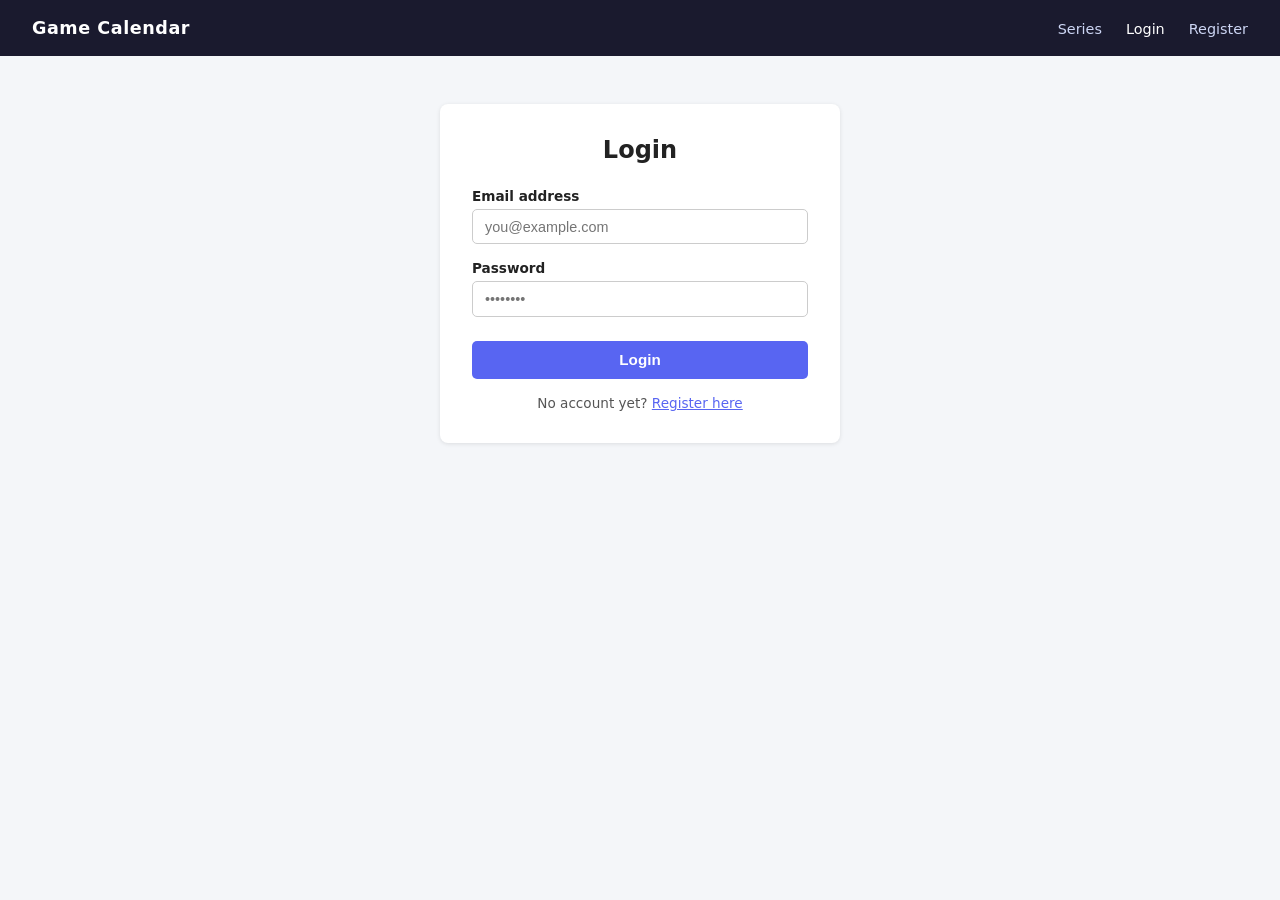
<file: PublishGameCalendar/wwwroot/admin.html>
<!DOCTYPE html>
<html lang="en">
<head>
    <meta charset="UTF-8" />
    <meta name="viewport" content="width=device-width, initial-scale=1.0" />
    <title>Admin – Game Calendar</title>
    <link rel="stylesheet" href="css/style.css" />
</head>
<body>

<nav>
    <span class="brand">Game Calendar</span>
    <ul>
        <li><a href="index.html">Series</a></li>
        <li><a href="dashboard.html">My Subscriptions</a></li>
        <li><a href="admin.html" class="active">Admin</a></li>
        <li><a href="#" onclick="logout()">Logout</a></li>
    </ul>
</nav>

<main>
    <h1>Admin Panel</h1>

    <div class="tabs">
        <button class="tab-btn active" data-tab="series">Series</button>
        <button class="tab-btn" data-tab="polling">Polling Config</button>
        <button class="tab-btn" data-tab="users">Users</button>
    </div>

    <!-- ── Tab: Series ── -->
    <div id="tab-series" class="tab-panel active">
        <div class="flex-end">
            <button class="btn btn-primary btn-sm" onclick="openSeriesModal(null)">+ Add Series</button>
        </div>
        <div class="card" style="padding:0;overflow:hidden;">
            <table>
                <thead><tr><th>Name</th><th>Source URL</th><th>Poller</th><th>Status</th><th></th></tr></thead>
                <tbody id="series-tbody"><tr><td colspan="5" class="text-muted" style="padding:.75rem">Loading…</td></tr></tbody>
            </table>
        </div>
    </div>

    <!-- ── Tab: Polling Config ── -->
    <div id="tab-polling" class="tab-panel">
        <div class="card" style="padding:0;overflow:hidden;">
            <table>
                <thead><tr><th>Series</th><th>Interval (h)</th><th>Last polled</th><th>Last change</th><th>Events</th><th>Status</th><th>Polling</th><th></th></tr></thead>
                <tbody id="polling-tbody"><tr><td colspan="7" class="text-muted" style="padding:.75rem">Loading…</td></tr></tbody>
            </table>
        </div>
    </div>

    <!-- ── Tab: Users ── -->
    <div id="tab-users" class="tab-panel">
        <div class="card" style="padding:0;overflow:hidden;">
            <table>
                <thead><tr><th>Email</th><th>Role</th><th>Subscribed to</th><th></th></tr></thead>
                <tbody id="users-tbody"><tr><td colspan="4" class="text-muted" style="padding:.75rem">Loading…</td></tr></tbody>
            </table>
        </div>
    </div>
</main>

<!-- Series modal -->
<div id="series-modal" style="display:none;position:fixed;inset:0;background:rgba(0,0,0,.4);z-index:100;align-items:center;justify-content:center;">
    <div style="background:#fff;border-radius:8px;padding:2rem;width:440px;max-width:95vw;">
        <h2 style="margin-bottom:1rem;" id="modal-title">Add Series</h2>
        <input type="hidden" id="modal-series-id" />
        <div class="form-group">
            <label>Name</label>
            <input type="text" id="modal-name" placeholder="e.g. Premier League 2024/25" />
        </div>
        <div class="form-group">
            <label>Source URL</label>
            <input type="url" id="modal-url" placeholder="https://source.example.com/…" />
        </div>
        <div class="form-group">
            <label>Poller type</label>
            <select id="modal-poller">
                <option value="StubPoller">StubPoller</option>
                <option value="Poller1">Poller1</option>
            </select>
        </div>
        <div class="form-group">
            <label>Interval (hours)</label>
            <input type="number" id="modal-interval" min="1" max="8760" value="1" />
        </div>
        <div class="form-group">
            <label>
                <input type="checkbox" id="modal-enabled" checked style="width:auto;margin-right:.4rem;" />
                Enabled
            </label>
        </div>
        <div id="modal-error" style="display:none;color:#c0392b;font-size:.85rem;margin-bottom:.5rem;"></div>
        <div style="display:flex;gap:.75rem;justify-content:flex-end;margin-top:1rem;">
            <button class="btn btn-secondary" onclick="closeSeriesModal()">Cancel</button>
            <button class="btn btn-primary" onclick="saveSeries()">Save</button>
        </div>
    </div>
</div>

<script src="js/api.js"></script>
<script>
    if (!requireAuth('Admin')) throw new Error('not admin');

    // ── Tabs ──
    document.querySelectorAll('.tab-btn').forEach(btn => {
        btn.addEventListener('click', function () {
            document.querySelectorAll('.tab-btn').forEach(b => b.classList.remove('active'));
            document.querySelectorAll('.tab-panel').forEach(p => p.classList.remove('active'));
            this.classList.add('active');
            document.getElementById('tab-' + this.dataset.tab).classList.add('active');
        });
    });

    function escHtml(s) {
        return String(s ?? '').replace(/&/g,'&amp;').replace(/</g,'&lt;').replace(/>/g,'&gt;').replace(/"/g,'&quot;');
    }

    function fmtDate(d) { return d ? new Date(d).toLocaleString() : '—'; }

    function pollStatus(lastPolledAt, lastPollFailed) {
        if (!lastPolledAt)
            return '<span class="badge badge-paused">Never polled</span>';
        if (lastPollFailed)
            return '<span class="badge badge-danger" title="Last poll returned 0 events — possible website restructuring. Verify website structure or check if season is off.">0 events ⚠</span>';
        return '<span class="badge badge-active">OK</span>';
    }

    // ── Series ──
    async function loadSeries() {
        const res = await apiFetch('/api/admin/series');
        if (!res.ok) return;
        const list = await res.json();
        document.getElementById('series-tbody').innerHTML = list.length === 0
            ? '<tr><td colspan="5" class="text-muted" style="padding:.75rem">No series yet.</td></tr>'
            : list.map(s => `
            <tr>
                <td><strong>${escHtml(s.name)}</strong></td>
                <td><a href="${escHtml(s.sourceUrl)}" class="ics-link" target="_blank">${escHtml(s.sourceUrl)}</a></td>
                <td>${escHtml(s.pollerType)}</td>
                <td><span class="badge ${s.enabled ? 'badge-active' : 'badge-paused'}">${s.enabled ? 'Enabled' : 'Disabled'}</span></td>
                <td style="display:flex;gap:.4rem;">
                    <button class="btn btn-secondary btn-sm" onclick='openSeriesModal(${JSON.stringify(s)})'>Edit</button>
                    <button class="btn btn-danger btn-sm" onclick="deleteSeries(${s.id}, '${escHtml(s.name)}')">Delete</button>
                </td>
            </tr>`).join('');
    }

    function openSeriesModal(series) {
        document.getElementById('modal-error').style.display = 'none';
        if (series) {
            document.getElementById('modal-title').textContent = 'Edit Series';
            document.getElementById('modal-series-id').value = series.id;
            document.getElementById('modal-name').value = series.name;
            document.getElementById('modal-url').value = series.sourceUrl;
            document.getElementById('modal-poller').value = series.pollerType;
            document.getElementById('modal-interval').value = series.pollingConfig?.intervalHours ?? 1;
            document.getElementById('modal-enabled').checked = series.enabled;
        } else {
            document.getElementById('modal-title').textContent = 'Add Series';
            document.getElementById('modal-series-id').value = '';
            document.getElementById('modal-name').value = '';
            document.getElementById('modal-url').value = '';
            document.getElementById('modal-poller').value = 'StubPoller';
            document.getElementById('modal-interval').value = 1;
            document.getElementById('modal-enabled').checked = true;
        }
        document.getElementById('series-modal').style.display = 'flex';
    }

    function closeSeriesModal() {
        document.getElementById('series-modal').style.display = 'none';
    }

    async function saveSeries() {
        const id       = document.getElementById('modal-series-id').value;
        const body = {
            name:      document.getElementById('modal-name').value,
            sourceUrl: document.getElementById('modal-url').value,
            pollerType: document.getElementById('modal-poller').value,
            enabled:   document.getElementById('modal-enabled').checked,
            intervalHours: parseInt(document.getElementById('modal-interval').value),
        };
        const errEl = document.getElementById('modal-error');
        errEl.style.display = 'none';

        const res = id
            ? await apiFetch(`/api/admin/series/${id}`, { method: 'PUT', body: JSON.stringify(body) })
            : await apiFetch('/api/admin/series', { method: 'POST', body: JSON.stringify(body) });

        if (res.ok) { closeSeriesModal(); loadSeries(); loadPolling(); }
        else {
            const msg = await res.text().catch(() => 'Save failed.');
            errEl.textContent = msg;
            errEl.style.display = 'block';
        }
    }

    async function deleteSeries(id, name) {
        if (!confirm(`Delete series "${name}"? This cannot be undone.`)) return;
        const res = await apiFetch(`/api/admin/series/${id}`, { method: 'DELETE' });
        if (res.ok) { loadSeries(); loadPolling(); }
        else alert('Delete failed.');
    }

    // ── Polling Config ──
    async function loadPolling() {
        const res = await apiFetch('/api/admin/polling-config');
        if (!res.ok) return;
        const list = await res.json();
        document.getElementById('polling-tbody').innerHTML = list.length === 0
            ? '<tr><td colspan="7" class="text-muted" style="padding:.75rem">No series yet.</td></tr>'
            : list.map(c => `
            <tr>
                <td>${escHtml(c.seriesName)}</td>
                <td><input type="number" min="1" max="8760" value="${c.intervalHours}" style="width:70px;padding:.3rem .5rem;border:1px solid #ccc;border-radius:4px;" onchange="savePollingInterval(${c.seriesId}, this.value, ${c.enabled})" /></td>
                <td>${fmtDate(c.lastPolledAt)}</td>
                <td>${fmtDate(c.lastChangeAt)}</td>
                <td>${c.lastEventCount != null ? c.lastEventCount : '—'}</td>
                <td>${pollStatus(c.lastPolledAt, c.lastPollFailed)}</td>
                <td>
                    <label class="toggle">
                        <input type="checkbox" ${c.enabled ? 'checked' : ''} onchange="savePollingEnabled(${c.seriesId}, this.checked, ${c.intervalHours})" />
                        <span class="slider"></span>
                    </label>
                </td>
                <td></td>
            </tr>`).join('');
    }

    async function savePollingInterval(seriesId, intervalHours, enabled) {
        await apiFetch(`/api/admin/polling-config/${seriesId}`, {
            method: 'PUT',
            body: JSON.stringify({ intervalHours: parseInt(intervalHours), enabled }),
        });
    }

    async function savePollingEnabled(seriesId, enabled, intervalHours) {
        await apiFetch(`/api/admin/polling-config/${seriesId}`, {
            method: 'PUT',
            body: JSON.stringify({ intervalHours, enabled }),
        });
    }

    // ── Users ──
    async function loadUsers() {
        const res = await apiFetch('/api/admin/users');
        if (!res.ok) return;
        const list = await res.json();
        const meEmail = userEmail();
        document.getElementById('users-tbody').innerHTML = list.length === 0
            ? '<tr><td colspan="4" class="text-muted" style="padding:.75rem">No users yet.</td></tr>'
            : list.map(u => `
            <tr>
                <td>${escHtml(u.email)}</td>
                <td><span class="badge ${u.role === 'Admin' ? 'badge-admin' : 'badge-user'}">${u.role}</span></td>
                <td>${u.subscribedSeries.length > 0 ? escHtml(u.subscribedSeries.join(', ')) : '—'}</td>
                <td>${u.email !== meEmail && u.role !== 'Admin'
                    ? `<button class="btn btn-secondary btn-sm" onclick="promoteUser('${u.id}')">Promote to Admin</button>`
                    : ''}</td>
            </tr>`).join('');
    }

    async function promoteUser(userId) {
        if (!confirm('Promote this user to Admin?')) return;
        const res = await apiFetch(`/api/admin/users/${userId}/role`, { method: 'PUT', body: JSON.stringify('Admin') });
        if (res.ok) loadUsers();
        else alert('Promotion failed.');
    }

    // ── Init ──
    loadSeries();
    loadPolling();
    loadUsers();
</script>

</body>
</html>
</file>
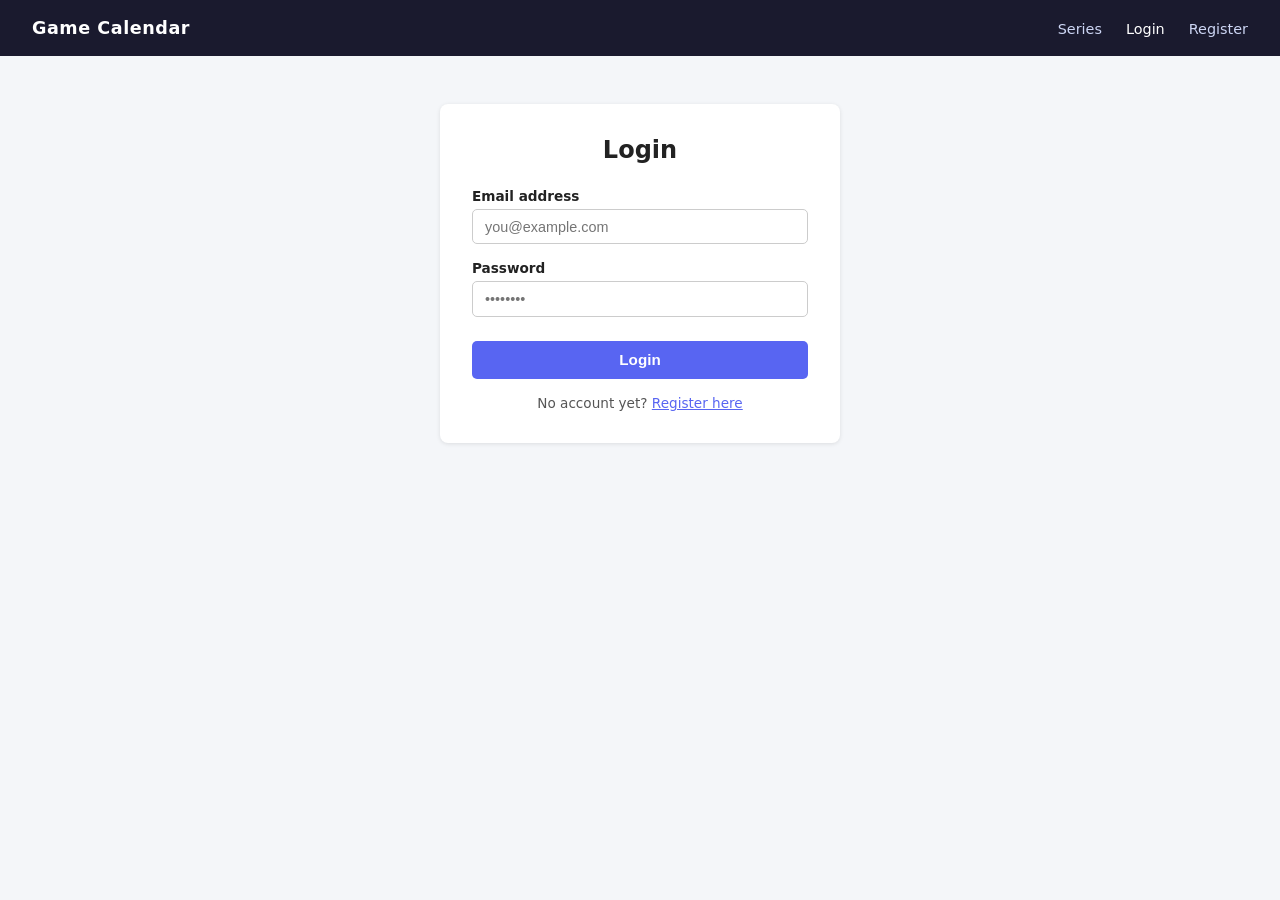
<file: PublishGameCalendar/wwwroot/dashboard.html>
<!DOCTYPE html>
<html lang="en">
<head>
    <meta charset="UTF-8" />
    <meta name="viewport" content="width=device-width, initial-scale=1.0" />
    <title>My Subscriptions – Game Calendar</title>
    <link rel="stylesheet" href="css/style.css" />
</head>
<body>

<nav>
    <span class="brand">Game Calendar</span>
    <ul>
        <li><a href="index.html">Series</a></li>
        <li><a href="dashboard.html" class="active">My Subscriptions</a></li>
        <li><a href="#" onclick="logout()">Logout</a></li>
    </ul>
</nav>

<main>
    <h1>My Notification Subscriptions</h1>

    <div class="info-box">
        Enable the toggle for a series to receive an email whenever its fixtures change.
        You can subscribe to <a href="index.html">.ics calendar URLs</a> without notifications.
    </div>

    <div id="series-list"><p class="text-muted">Loading…</p></div>

    <p class="text-muted" style="margin-top:.5rem;">
        Logged in as <strong id="user-email"></strong>
    </p>
</main>

<script src="js/api.js"></script>
<script>
    if (!requireAuth()) throw new Error('not authenticated');
    document.getElementById('user-email').textContent = userEmail();

    async function loadDashboard() {
        const [seriesRes, subsRes] = await Promise.all([
            apiFetch('/api/series'),
            apiFetch('/api/subscriptions'),
        ]);
        if (!seriesRes.ok || !subsRes.ok) {
            document.getElementById('series-list').innerHTML = '<p class="text-muted">Failed to load data.</p>';
            return;
        }
        const series      = await seriesRes.json();
        const subscribedIds = new Set(await subsRes.json());

        if (series.length === 0) {
            document.getElementById('series-list').innerHTML = '<p class="text-muted">No series available yet.</p>';
            return;
        }

        document.getElementById('series-list').innerHTML = series.map(s => {
            const checked = subscribedIds.has(s.id) ? 'checked' : '';
            return `
            <div class="card">
                <div class="card-header">
                    <div>
                        <div class="card-title">${escHtml(s.name)}</div>
                        <div class="card-subtitle">${s.enabled ? 'Active' : 'Polling paused'}</div>
                    </div>
                    <div class="toggle-wrap">
                        <span class="text-muted" style="font-size:.85rem;">Notifications</span>
                        <label class="toggle">
                            <input type="checkbox" ${checked} onchange="toggleSubscription(${s.id}, this)" />
                            <span class="slider"></span>
                        </label>
                    </div>
                </div>
                <div style="display:flex;align-items:center;gap:.75rem;flex-wrap:wrap;">
                    <button class="btn btn-secondary btn-sm" onclick="copyIcsUrl('${escHtml(s.icsUrl)}', this)">Copy .ics URL</button>
                    <span class="ics-link">${escHtml(s.icsUrl)}</span>
                </div>
            </div>`;
        }).join('');
    }

    async function toggleSubscription(seriesId, checkbox) {
        checkbox.disabled = true;
        const method = checkbox.checked ? 'POST' : 'DELETE';
        const res = await apiFetch(`/api/subscriptions/${seriesId}`, { method });
        if (!res.ok) {
            checkbox.checked = !checkbox.checked; // revert
            alert('Failed to update subscription. Please try again.');
        }
        checkbox.disabled = false;
    }

    function copyIcsUrl(url, btn) {
        navigator.clipboard.writeText(url).then(() => {
            const orig = btn.textContent;
            btn.textContent = 'Copied!';
            setTimeout(() => btn.textContent = orig, 1500);
        });
    }

    function escHtml(s) {
        return String(s).replace(/&/g,'&amp;').replace(/</g,'&lt;').replace(/>/g,'&gt;').replace(/"/g,'&quot;');
    }

    loadDashboard();
</script>

</body>
</html>
</file>
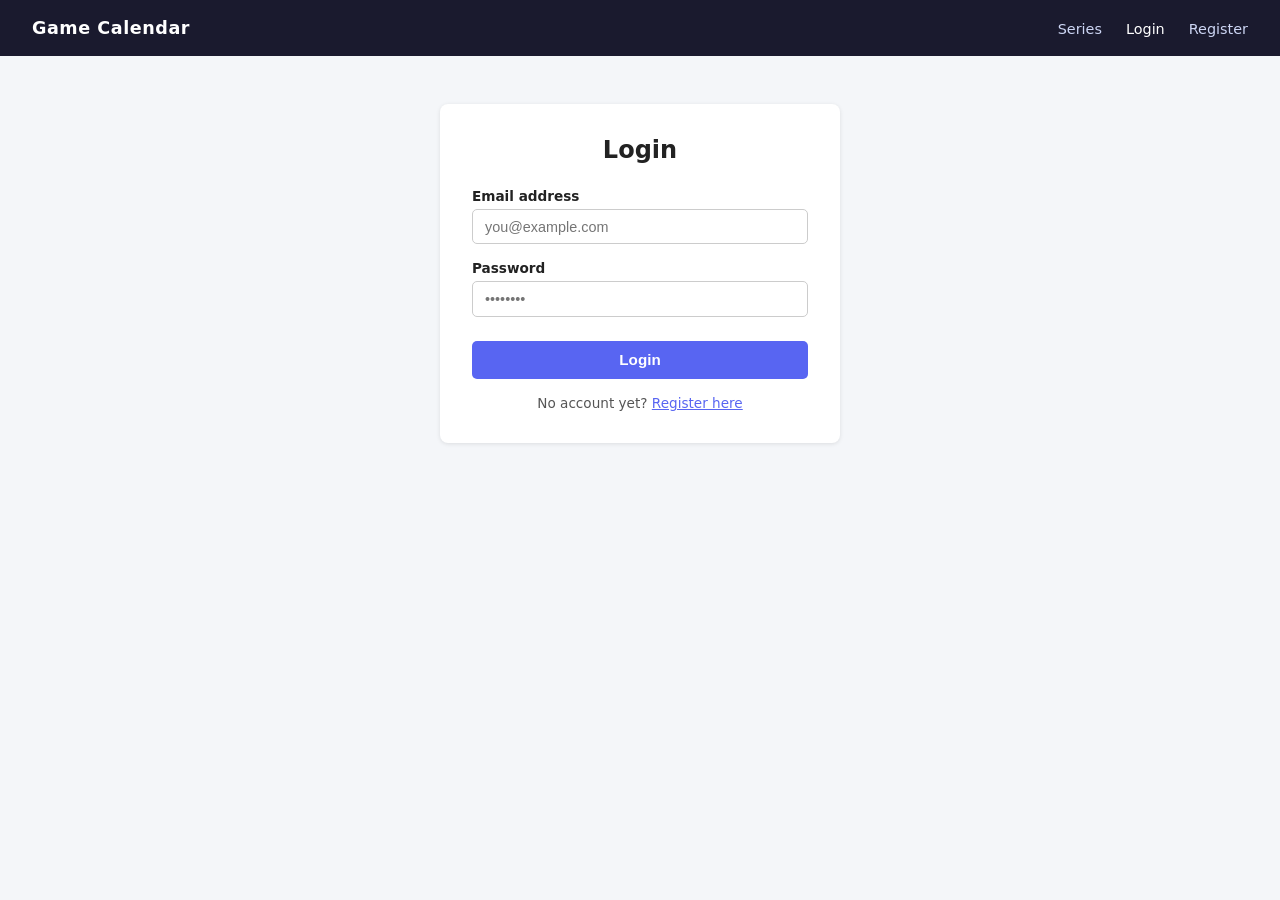
<file: PublishGameCalendar/wwwroot/login.html>
<!DOCTYPE html>
<html lang="en">
<head>
    <meta charset="UTF-8" />
    <meta name="viewport" content="width=device-width, initial-scale=1.0" />
    <title>Login – Game Calendar</title>
    <link rel="stylesheet" href="css/style.css" />
</head>
<body>

<nav>
    <span class="brand">Game Calendar</span>
    <ul>
        <li><a href="index.html">Series</a></li>
        <li><a href="login.html" class="active">Login</a></li>
        <li><a href="register.html">Register</a></li>
    </ul>
</nav>

<main>
    <div class="form-wrap">
        <h1>Login</h1>

        <div id="error-msg" style="display:none;background:#fde8e8;color:#c0392b;padding:.6rem .9rem;border-radius:5px;font-size:.85rem;margin-bottom:1rem;">
            Invalid email or password.
        </div>

        <form id="login-form" novalidate>
            <div class="form-group">
                <label for="email">Email address</label>
                <input type="email" id="email" placeholder="you@example.com" required />
            </div>
            <div class="form-group">
                <label for="password">Password</label>
                <input type="password" id="password" placeholder="••••••••" required />
            </div>
            <button type="submit" class="btn btn-primary" id="submit-btn">Login</button>
        </form>

        <p class="form-link">No account yet? <a href="register.html">Register here</a></p>
    </div>
</main>

<script src="js/api.js"></script>
<script>
    // Redirect if already logged in
    if (currentUser()) window.location.href = 'dashboard.html';

    document.getElementById('login-form').addEventListener('submit', async function (e) {
        e.preventDefault();
        const err = document.getElementById('error-msg');
        const btn = document.getElementById('submit-btn');
        err.style.display = 'none';
        btn.disabled = true;
        btn.textContent = 'Logging in…';

        const res = await apiFetch('/api/auth/login', {
            method: 'POST',
            body: JSON.stringify({
                username: document.getElementById('email').value,
                password: document.getElementById('password').value,
            }),
        });

        if (res.ok) {
            const data = await res.json();
            setToken(data.token);
            window.location.href = data.role === 'Admin' ? 'admin.html' : 'dashboard.html';
        } else {
            err.style.display = 'block';
            btn.disabled = false;
            btn.textContent = 'Login';
        }
    });
</script>

</body>
</html>
</file>
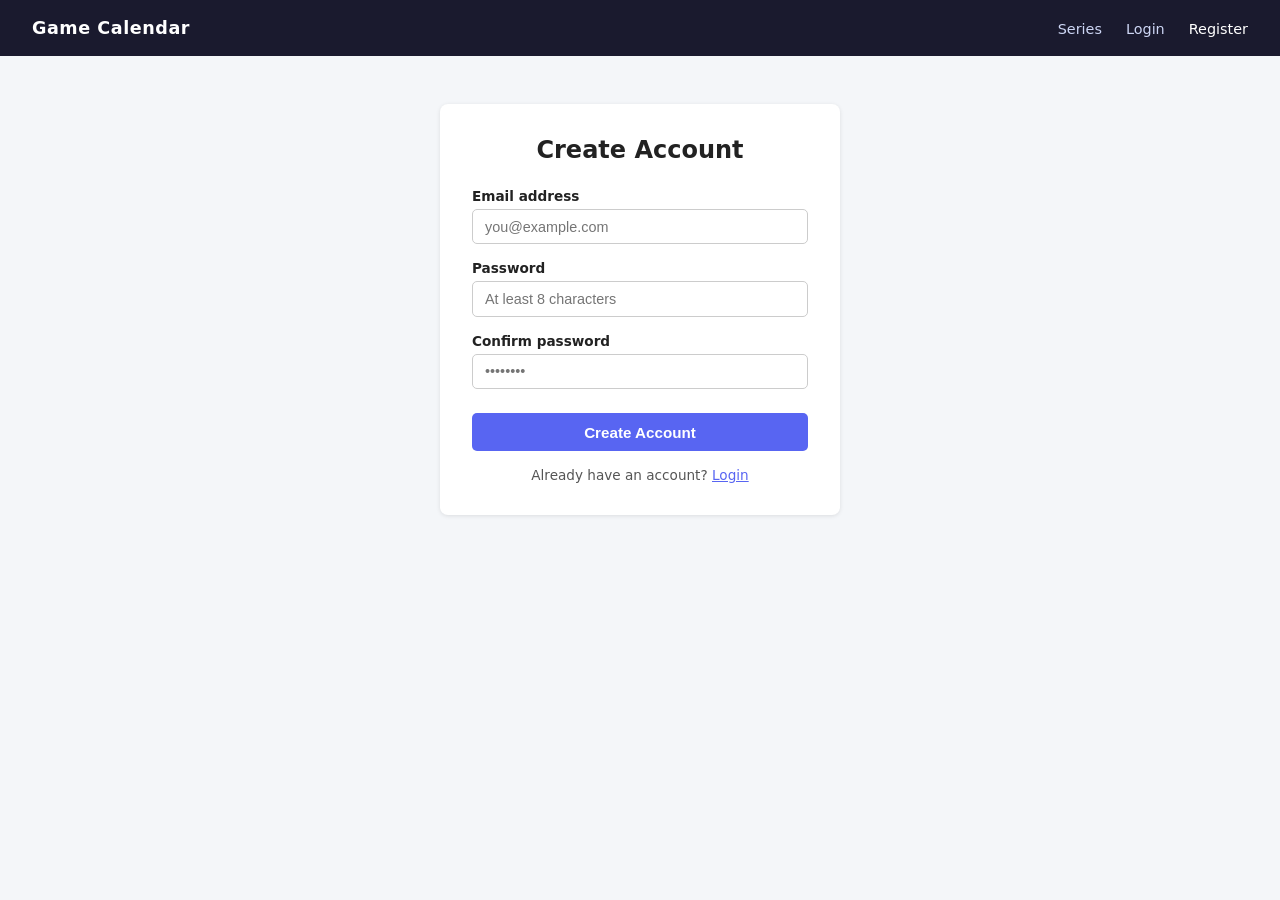
<file: PublishGameCalendar/wwwroot/register.html>
<!DOCTYPE html>
<html lang="en">
<head>
    <meta charset="UTF-8" />
    <meta name="viewport" content="width=device-width, initial-scale=1.0" />
    <title>Register – Game Calendar</title>
    <link rel="stylesheet" href="css/style.css" />
</head>
<body>

<nav>
    <span class="brand">Game Calendar</span>
    <ul>
        <li><a href="index.html">Series</a></li>
        <li><a href="login.html">Login</a></li>
        <li><a href="register.html" class="active">Register</a></li>
    </ul>
</nav>

<main>
    <div class="form-wrap">
        <h1>Create Account</h1>

        <div id="error-msg" style="display:none;background:#fde8e8;color:#c0392b;padding:.6rem .9rem;border-radius:5px;font-size:.85rem;margin-bottom:1rem;"></div>
        <div id="success-msg" style="display:none;background:#d9f0e8;color:#1d6b44;padding:.6rem .9rem;border-radius:5px;font-size:.85rem;margin-bottom:1rem;">
            Account created! <a href="login.html">Login now</a>.
        </div>

        <form id="register-form" novalidate>
            <div class="form-group">
                <label for="email">Email address</label>
                <input type="email" id="email" placeholder="you@example.com" required />
            </div>
            <div class="form-group">
                <label for="password">Password</label>
                <input type="password" id="password" placeholder="At least 8 characters" required />
            </div>
            <div class="form-group">
                <label for="confirm">Confirm password</label>
                <input type="password" id="confirm" placeholder="••••••••" required />
            </div>
            <button type="submit" class="btn btn-primary" id="submit-btn">Create Account</button>
        </form>

        <p class="form-link">Already have an account? <a href="login.html">Login</a></p>
    </div>
</main>

<script src="js/api.js"></script>
<script>
    if (currentUser()) window.location.href = 'dashboard.html';

    document.getElementById('register-form').addEventListener('submit', async function (e) {
        e.preventDefault();
        const err = document.getElementById('error-msg');
        const ok  = document.getElementById('success-msg');
        const btn = document.getElementById('submit-btn');
        err.style.display = 'none';
        ok.style.display  = 'none';

        if (document.getElementById('password').value !== document.getElementById('confirm').value) {
            err.textContent = 'Passwords do not match.';
            err.style.display = 'block';
            return;
        }

        btn.disabled = true;
        btn.textContent = 'Creating account…';

        const res = await apiFetch('/api/auth/register', {
            method: 'POST',
            body: JSON.stringify({
                email: document.getElementById('email').value,
                password: document.getElementById('password').value,
            }),
        });

        if (res.ok) {
            ok.style.display = 'block';
            document.getElementById('register-form').style.display = 'none';
        } else {
            const errors = await res.json().catch(() => ['Registration failed.']);
            err.textContent = Array.isArray(errors) ? errors.join(' ') : 'Registration failed.';
            err.style.display = 'block';
            btn.disabled = false;
            btn.textContent = 'Create Account';
        }
    });
</script>

</body>
</html>
</file>
<file: PublishGameCalendar/wwwroot/css/style.css>
*, *::before, *::after {
    box-sizing: border-box;
    margin: 0;
    padding: 0;
}

body {
    font-family: system-ui, sans-serif;
    background: #f4f6f9;
    color: #222;
    min-height: 100vh;
}

/* ── Nav ── */
nav {
    background: #1a1a2e;
    color: #fff;
    display: flex;
    align-items: center;
    justify-content: space-between;
    padding: 0 2rem;
    height: 56px;
}

nav .brand {
    font-weight: 700;
    font-size: 1.1rem;
    letter-spacing: .03em;
}

nav ul {
    list-style: none;
    display: flex;
    gap: 1.5rem;
}

nav ul a {
    color: #cdd6f4;
    text-decoration: none;
    font-size: .9rem;
}

nav ul a:hover, nav ul a.active {
    color: #fff;
}

/* ── Layout ── */
main {
    max-width: 960px;
    margin: 2rem auto;
    padding: 0 1rem;
}

h1 {
    font-size: 1.5rem;
    margin-bottom: 1.5rem;
}

h2 {
    font-size: 1.15rem;
    margin-bottom: 1rem;
    color: #444;
}

/* ── Cards ── */
.card {
    background: #fff;
    border-radius: 8px;
    box-shadow: 0 1px 4px rgba(0, 0, 0, .1);
    padding: 1.5rem;
    margin-bottom: 1.25rem;
}

.card-header {
    display: flex;
    align-items: center;
    justify-content: space-between;
    margin-bottom: .75rem;
}

.card-title {
    font-size: 1rem;
    font-weight: 600;
}

.card-subtitle {
    font-size: .85rem;
    color: #666;
    margin-top: .25rem;
}

/* ── Buttons ── */
.btn {
    display: inline-block;
    padding: .45rem 1rem;
    border-radius: 5px;
    font-size: .85rem;
    font-weight: 600;
    cursor: pointer;
    border: none;
    text-decoration: none;
    transition: opacity .15s;
}

.btn:hover {
    opacity: .85;
}

.btn-primary {
    background: #5865f2;
    color: #fff;
}

.btn-secondary {
    background: #e0e4ef;
    color: #333;
}

.btn-success {
    background: #2d8a4e;
    color: #fff;
}

.btn-danger {
    background: #c0392b;
    color: #fff;
}

.btn-sm {
    padding: .3rem .7rem;
    font-size: .8rem;
}

/* ── Toggle ── */
.toggle-wrap {
    display: flex;
    align-items: center;
    gap: .6rem;
}

.toggle {
    position: relative;
    width: 44px;
    height: 24px;
}

.toggle input {
    opacity: 0;
    width: 0;
    height: 0;
}

.slider {
    position: absolute;
    inset: 0;
    background: #ccc;
    border-radius: 24px;
    cursor: pointer;
    transition: .2s;
}

.slider::before {
    content: '';
    position: absolute;
    width: 18px;
    height: 18px;
    left: 3px;
    bottom: 3px;
    background: #fff;
    border-radius: 50%;
    transition: .2s;
}

.toggle input:checked + .slider {
    background: #5865f2;
}

.toggle input:checked + .slider::before {
    transform: translateX(20px);
}

/* ── Forms ── */
.form-wrap {
    max-width: 400px;
    margin: 3rem auto;
    background: #fff;
    border-radius: 8px;
    box-shadow: 0 1px 4px rgba(0, 0, 0, .1);
    padding: 2rem;
}

.form-wrap h1 {
    text-align: center;
    margin-bottom: 1.5rem;
}

.form-group {
    margin-bottom: 1rem;
}

label {
    display: block;
    font-size: .85rem;
    font-weight: 600;
    margin-bottom: .3rem;
}

input[type=email], input[type=password], input[type=text], input[type=number], input[type=url], select {
    width: 100%;
    padding: .55rem .75rem;
    border: 1px solid #ccc;
    border-radius: 5px;
    font-size: .9rem;
    color: #222;
}

input:focus, select:focus {
    outline: none;
    border-color: #5865f2;
    box-shadow: 0 0 0 2px rgba(88, 101, 242, .2);
}

.form-wrap .btn {
    width: 100%;
    margin-top: .5rem;
    padding: .65rem;
    font-size: .95rem;
}

.form-link {
    text-align: center;
    font-size: .85rem;
    margin-top: 1rem;
    color: #555;
}

.form-link a {
    color: #5865f2;
}

/* ── Tables ── */
table {
    width: 100%;
    border-collapse: collapse;
    font-size: .88rem;
}

th {
    text-align: left;
    padding: .6rem .75rem;
    background: #f0f2f8;
    color: #555;
    font-size: .8rem;
    text-transform: uppercase;
}

td {
    padding: .65rem .75rem;
    border-bottom: 1px solid #eee;
    vertical-align: middle;
}

tr:last-child td {
    border-bottom: none;
}

/* ── Badge ── */
.badge {
    display: inline-block;
    padding: .2rem .55rem;
    border-radius: 20px;
    font-size: .75rem;
    font-weight: 600;
}

.badge-admin {
    background: #fde9d9;
    color: #b94a00;
}

.badge-user {
    background: #dff0d8;
    color: #2d6a2d;
}

.badge-active {
    background: #d9f0e8;
    color: #1d6b44;
}

.badge-paused {
    background: #fdf3d9;
    color: #8a6200;
}

.badge-danger {
    background: #fde8e8;
    color: #c0392b;
}

/* ── Tabs ── */
.tabs {
    display: flex;
    gap: .5rem;
    margin-bottom: 1.5rem;
    border-bottom: 2px solid #e0e4ef;
    padding-bottom: 0;
}

.tab-btn {
    background: none;
    border: none;
    padding: .6rem 1.1rem;
    font-size: .9rem;
    cursor: pointer;
    color: #666;
    border-bottom: 2px solid transparent;
    margin-bottom: -2px;
}

.tab-btn.active {
    color: #5865f2;
    border-bottom-color: #5865f2;
    font-weight: 600;
}

.tab-panel {
    display: none;
}

.tab-panel.active {
    display: block;
}

/* ── Misc ── */
.ics-link {
    font-size: .8rem;
    color: #5865f2;
    word-break: break-all;
}

.info-box {
    background: #eef1ff;
    border-left: 3px solid #5865f2;
    padding: .75rem 1rem;
    border-radius: 4px;
    font-size: .85rem;
    margin-bottom: 1.25rem;
    color: #333;
}

.flex-end {
    display: flex;
    justify-content: flex-end;
    margin-bottom: 1rem;
}

.text-muted {
    color: #888;
    font-size: .85rem;
}
</file>
